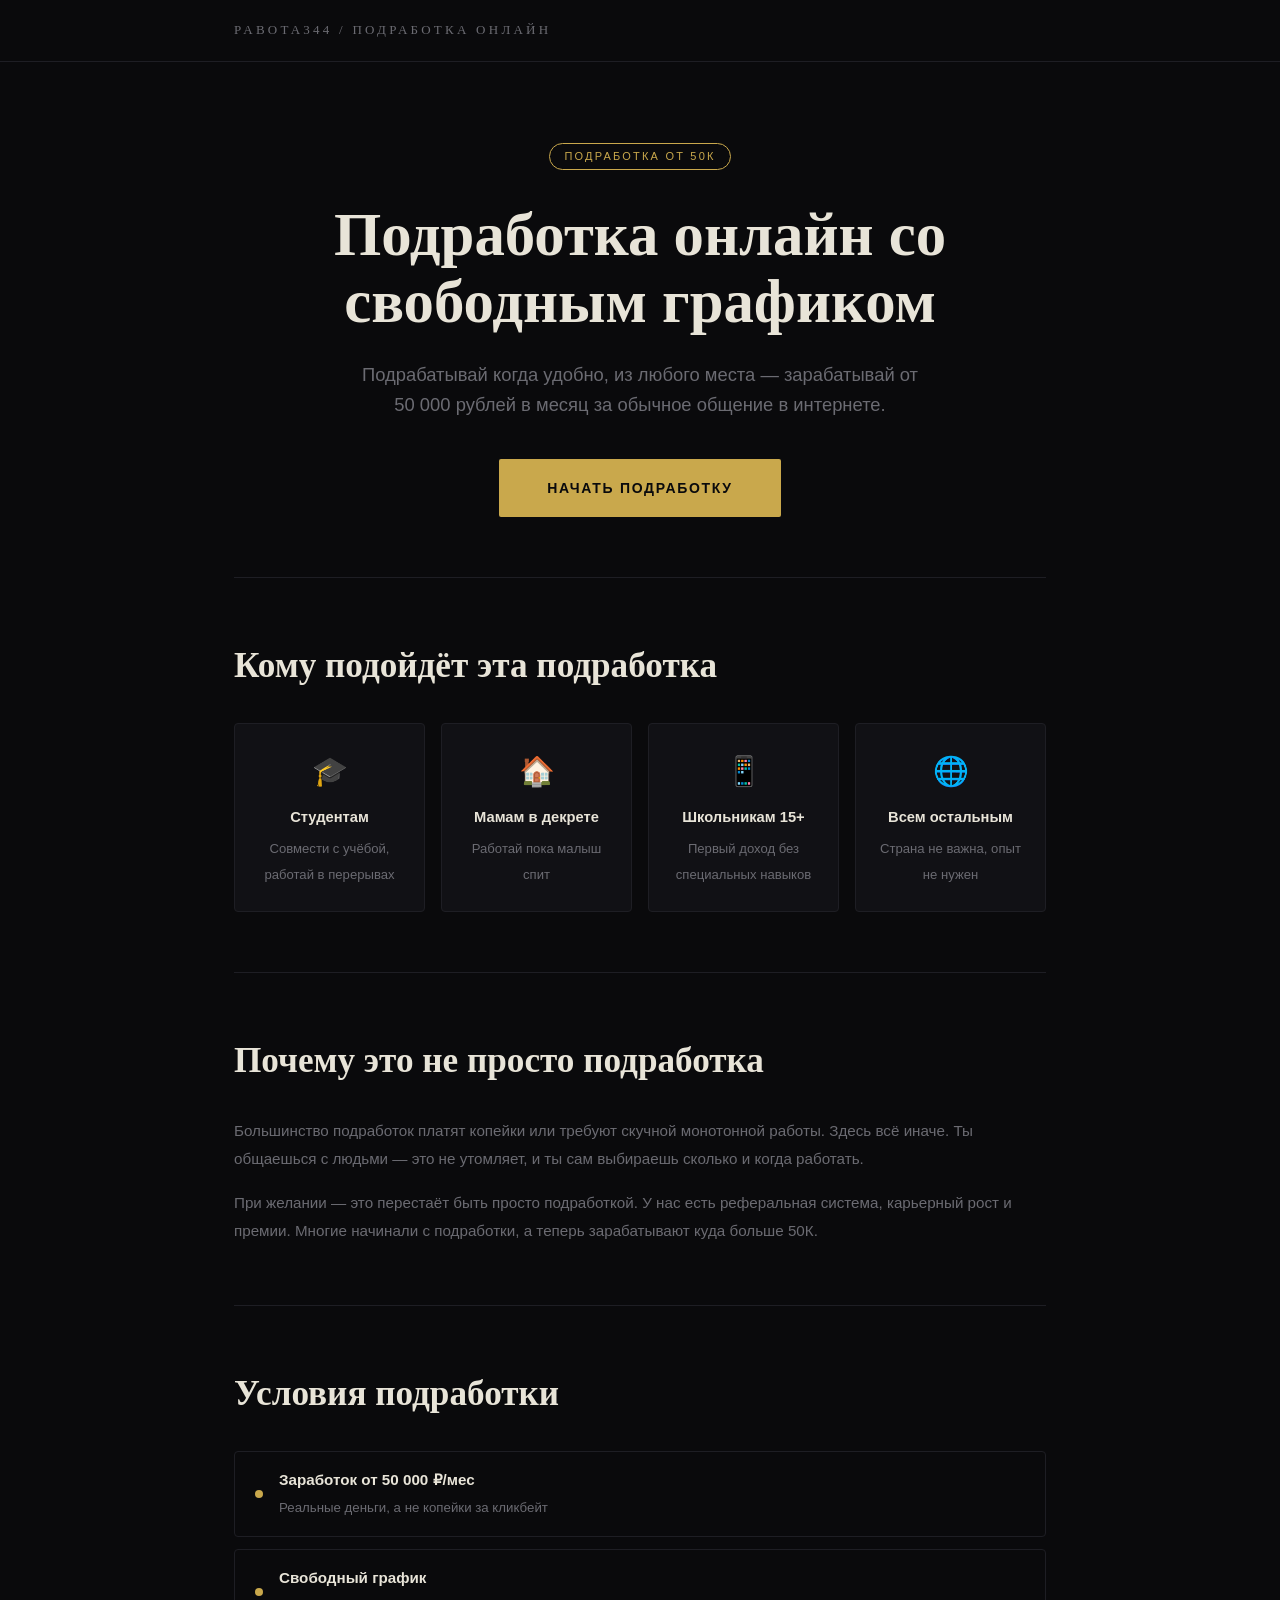
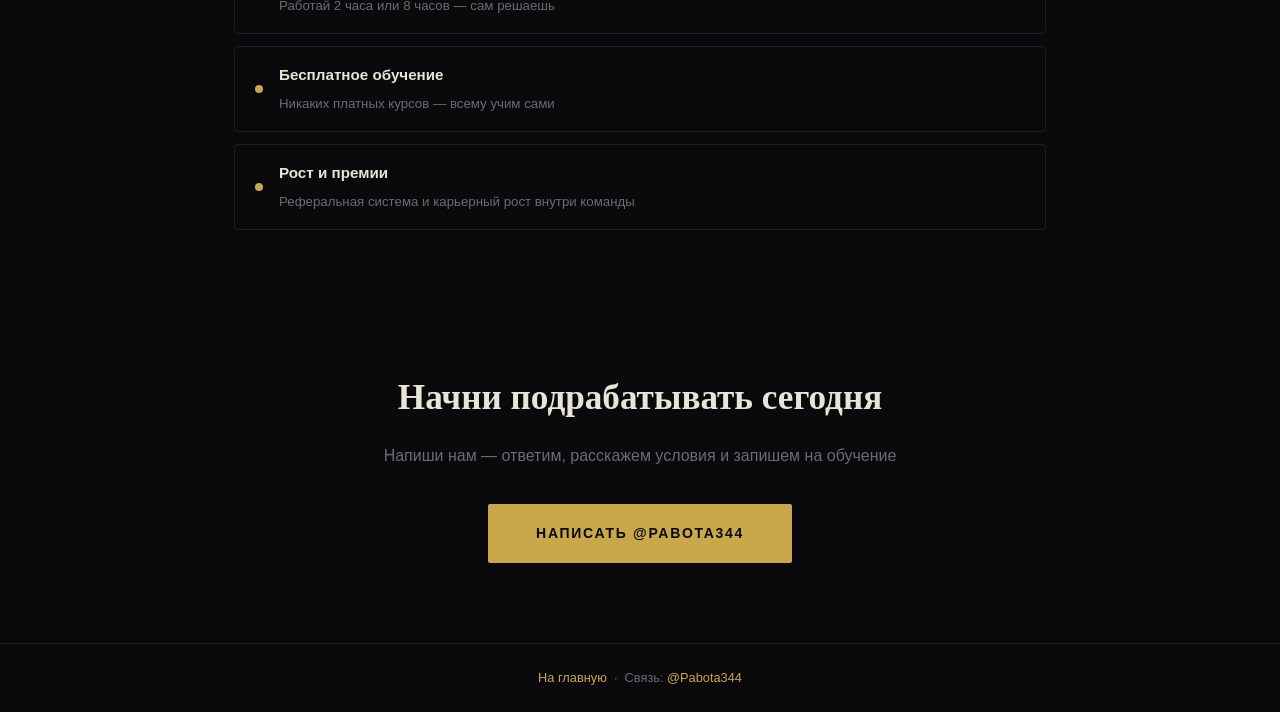
<file: podrabotka/index.html>
<!DOCTYPE html>
<html lang="ru">
<head>
  <meta charset="UTF-8" />
  <meta name="viewport" content="width=device-width, initial-scale=1.0" />
  <title>Подработка онлайн от 50 000 ₽/мес — свободный график | Pabota344</title>
  <meta name="description" content="Ищешь подработку? Стань онлайн-оператором — переписывайся с людьми и зарабатывай от 50 000 рублей в месяц. Свободный график, обучение бесплатно, от 15 лет." />
  <meta name="keywords" content="подработка, подработка онлайн, подработка на дому, подработка без опыта, подработка свободный график, подработка для школьников, подработка для студентов" />
  <link rel="canonical" href="https://aleksce.github.io/Pabota344/podrabotka/" />
  <meta property="og:title" content="Подработка онлайн — от 50 000 ₽/мес" />
  <meta property="og:description" content="Подработка онлайн со свободным графиком. Переписывайся и зарабатывай от 50 000 ₽/мес. Обучение бесплатно." />
  <meta property="og:url" content="https://aleksce.github.io/Pabota344/podrabotka/" />
  <meta property="og:type" content="website" />
  <link rel="icon" type="image/svg+xml" href="/Pabota344/favicon.svg" />
  <style>
    *, *::before, *::after { box-sizing: border-box; margin: 0; padding: 0; }
    :root { --bg: #0a0a0c; --fg: #e8e4d8; --accent: #c9a84c; --muted: #6b6b72; --card: #111115; --border: #1e1e24; }
    body { background: var(--bg); color: var(--fg); font-family: 'Georgia', serif; line-height: 1.6; min-height: 100vh; }
    a { color: var(--accent); text-decoration: none; }
    .container { max-width: 860px; margin: 0 auto; padding: 0 24px; }
    header { padding: 20px 0; border-bottom: 1px solid var(--border); }
    .logo { font-size: 13px; letter-spacing: 0.25em; text-transform: uppercase; color: var(--muted); }
    .logo a { color: var(--muted); }
    .hero { padding: 80px 0 60px; text-align: center; }
    .tag { display: inline-block; border: 1px solid var(--accent); color: var(--accent); font-size: 11px; letter-spacing: 0.2em; text-transform: uppercase; padding: 4px 14px; border-radius: 20px; margin-bottom: 32px; font-family: 'Inter', sans-serif; }
    h1 { font-size: clamp(2rem, 6vw, 3.8rem); font-weight: 900; line-height: 1.1; margin-bottom: 24px; }
    .hero p { font-size: 1.15rem; color: var(--muted); max-width: 560px; margin: 0 auto 40px; font-family: 'Inter', sans-serif; font-weight: 300; }
    .cta { display: inline-block; background: var(--accent); color: #0a0a0c; font-family: 'Inter', sans-serif; font-weight: 700; font-size: 14px; letter-spacing: 0.12em; text-transform: uppercase; padding: 18px 48px; border-radius: 2px; transition: opacity 0.2s; }
    .cta:hover { opacity: 0.85; color: #0a0a0c; }
    .section { padding: 60px 0; border-top: 1px solid var(--border); }
    h2 { font-size: clamp(1.5rem, 4vw, 2.2rem); margin-bottom: 28px; }
    .who-grid { display: grid; grid-template-columns: repeat(auto-fit, minmax(180px, 1fr)); gap: 16px; }
    .who-card { background: var(--card); border: 1px solid var(--border); padding: 24px 20px; border-radius: 4px; text-align: center; }
    .who-card .icon { font-size: 1.8rem; margin-bottom: 12px; }
    .who-card strong { display: block; font-family: 'Inter', sans-serif; font-size: 0.92rem; margin-bottom: 6px; }
    .who-card span { font-family: 'Inter', sans-serif; font-size: 0.82rem; color: var(--muted); }
    .text-block { font-family: 'Inter', sans-serif; color: var(--muted); line-height: 1.85; font-size: 0.95rem; }
    .perks { display: flex; flex-direction: column; gap: 12px; }
    .perk { display: flex; align-items: center; gap: 16px; padding: 16px 20px; border: 1px solid var(--border); border-radius: 4px; }
    .perk-icon { width: 8px; height: 8px; border-radius: 50%; background: var(--accent); flex-shrink: 0; }
    .perk-text strong { font-family: 'Inter', sans-serif; font-size: 0.95rem; display: block; margin-bottom: 2px; }
    .perk-text span { font-family: 'Inter', sans-serif; font-size: 0.83rem; color: var(--muted); }
    .cta-block { text-align: center; padding: 80px 0; }
    .cta-block h2 { margin-bottom: 16px; }
    .cta-block p { color: var(--muted); font-family: 'Inter', sans-serif; margin-bottom: 36px; }
    footer { border-top: 1px solid var(--border); padding: 24px 0; text-align: center; font-family: 'Inter', sans-serif; font-size: 0.8rem; color: var(--muted); }
    footer a { color: var(--accent); }
  </style>
</head>
<body>
  <header>
    <div class="container">
      <div class="logo"><a href="/Pabota344/">Pabota344</a> / Подработка онлайн</div>
    </div>
  </header>
  <main>
    <div class="container">
      <div class="hero">
        <div class="tag">Подработка от 50К</div>
        <h1>Подработка онлайн со свободным графиком</h1>
        <p>Подрабатывай когда удобно, из любого места — зарабатывай от 50 000 рублей в месяц за обычное общение в интернете.</p>
        <a href="https://t.me/Pabota344" class="cta" target="_blank" rel="noopener">Начать подработку</a>
      </div>

      <div class="section">
        <h2>Кому подойдёт эта подработка</h2>
        <div class="who-grid">
          <div class="who-card"><div class="icon">&#x1F393;</div><strong>Студентам</strong><span>Совмести с учёбой, работай в перерывах</span></div>
          <div class="who-card"><div class="icon">&#x1F3E0;</div><strong>Мамам в декрете</strong><span>Работай пока малыш спит</span></div>
          <div class="who-card"><div class="icon">&#x1F4F1;</div><strong>Школьникам 15+</strong><span>Первый доход без специальных навыков</span></div>
          <div class="who-card"><div class="icon">&#x1F310;</div><strong>Всем остальным</strong><span>Страна не важна, опыт не нужен</span></div>
        </div>
      </div>

      <div class="section">
        <h2>Почему это не просто подработка</h2>
        <p class="text-block">Большинство подработок платят копейки или требуют скучной монотонной работы. Здесь всё иначе. Ты общаешься с людьми — это не утомляет, и ты сам выбираешь сколько и когда работать.</p>
        <p class="text-block" style="margin-top:16px;">При желании — это перестаёт быть просто подработкой. У нас есть реферальная система, карьерный рост и премии. Многие начинали с подработки, а теперь зарабатывают куда больше 50К.</p>
      </div>

      <div class="section">
        <h2>Условия подработки</h2>
        <div class="perks">
          <div class="perk"><div class="perk-icon"></div><div class="perk-text"><strong>Заработок от 50 000 ₽/мес</strong><span>Реальные деньги, а не копейки за кликбейт</span></div></div>
          <div class="perk"><div class="perk-icon"></div><div class="perk-text"><strong>Свободный график</strong><span>Работай 2 часа или 8 часов — сам решаешь</span></div></div>
          <div class="perk"><div class="perk-icon"></div><div class="perk-text"><strong>Бесплатное обучение</strong><span>Никаких платных курсов — всему учим сами</span></div></div>
          <div class="perk"><div class="perk-icon"></div><div class="perk-text"><strong>Рост и премии</strong><span>Реферальная система и карьерный рост внутри команды</span></div></div>
        </div>
      </div>

      <div class="cta-block">
        <h2>Начни подрабатывать сегодня</h2>
        <p>Напиши нам — ответим, расскажем условия и запишем на обучение</p>
        <a href="https://t.me/Pabota344" class="cta" target="_blank" rel="noopener">Написать @Pabota344</a>
      </div>
    </div>
  </main>
  <footer>
    <div class="container">
      <a href="/Pabota344/">На главную</a> &nbsp;·&nbsp; Связь: <a href="https://t.me/Pabota344" target="_blank" rel="noopener">@Pabota344</a>
    </div>
  </footer>
</body>
</html>
</file>
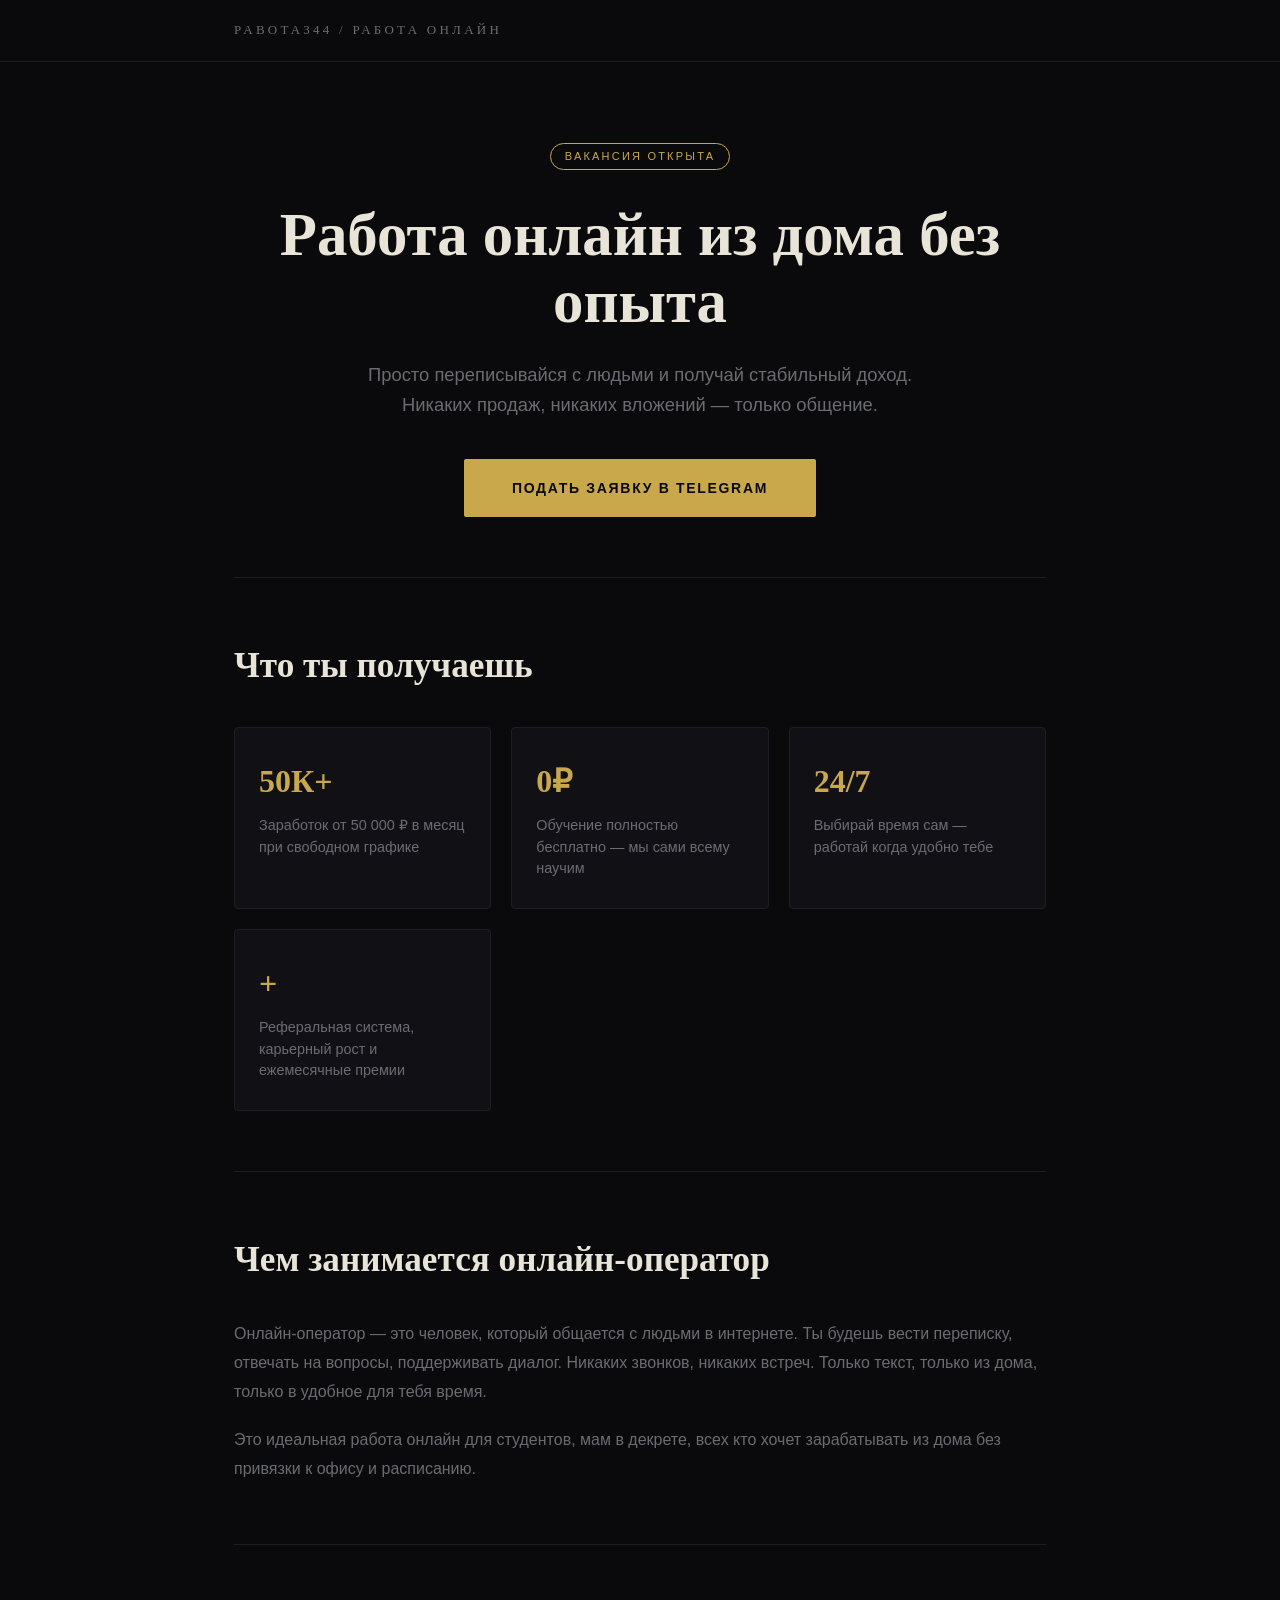
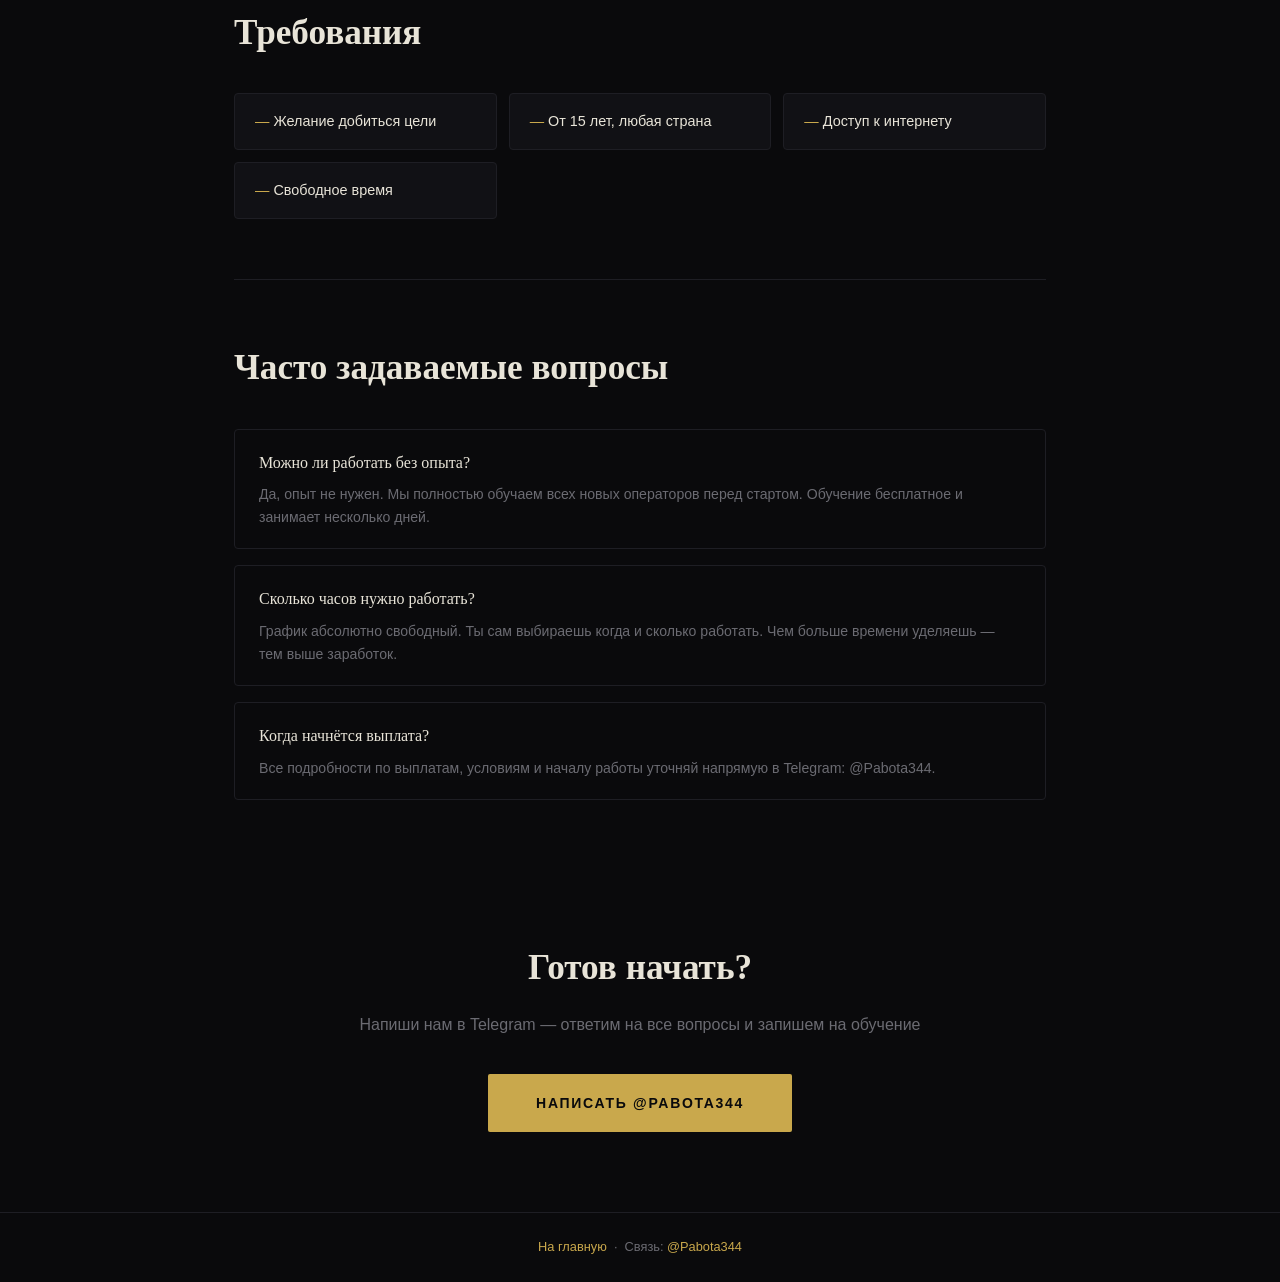
<file: rabota-onlajn/index.html>
<!DOCTYPE html>
<html lang="ru">
<head>
  <meta charset="UTF-8" />
  <meta name="viewport" content="width=device-width, initial-scale=1.0" />
  <title>Работа онлайн из дома — заработок от 50 000 ₽/мес без опыта</title>
  <meta name="description" content="Работа онлайн из дома без опыта. Просто переписывайся с людьми и зарабатывай от 50 000 рублей в месяц. Свободный график, обучение бесплатно, от 15 лет." />
  <meta name="keywords" content="работа онлайн, работа онлайн из дома, работа онлайн без опыта, работа онлайн для студентов, работа онлайн от 15 лет" />
  <link rel="canonical" href="https://aleksce.github.io/Pabota344/rabota-onlajn/" />
  <meta property="og:title" content="Работа онлайн из дома — заработок от 50 000 ₽/мес" />
  <meta property="og:description" content="Просто переписывайся с людьми и зарабатывай от 50 000 рублей в месяц. Без опыта, свободный график." />
  <meta property="og:url" content="https://aleksce.github.io/Pabota344/rabota-onlajn/" />
  <meta property="og:type" content="website" />
  <link rel="icon" type="image/svg+xml" href="/Pabota344/favicon.svg" />
  <style>
    *, *::before, *::after { box-sizing: border-box; margin: 0; padding: 0; }
    :root {
      --bg: #0a0a0c;
      --fg: #e8e4d8;
      --accent: #c9a84c;
      --muted: #6b6b72;
      --card: #111115;
      --border: #1e1e24;
    }
    body { background: var(--bg); color: var(--fg); font-family: 'Georgia', serif; line-height: 1.6; min-height: 100vh; }
    a { color: var(--accent); text-decoration: none; }
    .container { max-width: 860px; margin: 0 auto; padding: 0 24px; }

    header { padding: 20px 0; border-bottom: 1px solid var(--border); }
    .logo { font-size: 13px; letter-spacing: 0.25em; text-transform: uppercase; color: var(--muted); }
    .logo a { color: var(--muted); }

    .hero { padding: 80px 0 60px; text-align: center; }
    .tag { display: inline-block; border: 1px solid var(--accent); color: var(--accent); font-size: 11px; letter-spacing: 0.2em; text-transform: uppercase; padding: 4px 14px; border-radius: 20px; margin-bottom: 32px; font-family: 'Inter', sans-serif; }
    h1 { font-size: clamp(2rem, 6vw, 3.8rem); font-weight: 900; line-height: 1.1; margin-bottom: 24px; }
    .hero p { font-size: 1.15rem; color: var(--muted); max-width: 560px; margin: 0 auto 40px; font-family: 'Inter', sans-serif; font-weight: 300; }

    .cta { display: inline-block; background: var(--accent); color: #0a0a0c; font-family: 'Inter', sans-serif; font-weight: 700; font-size: 14px; letter-spacing: 0.12em; text-transform: uppercase; padding: 18px 48px; border-radius: 2px; transition: opacity 0.2s; }
    .cta:hover { opacity: 0.85; color: #0a0a0c; }

    .section { padding: 60px 0; border-top: 1px solid var(--border); }
    h2 { font-size: clamp(1.5rem, 4vw, 2.2rem); margin-bottom: 32px; }
    .grid { display: grid; grid-template-columns: repeat(auto-fit, minmax(220px, 1fr)); gap: 20px; }
    .card { background: var(--card); border: 1px solid var(--border); padding: 28px 24px; border-radius: 4px; }
    .card-num { font-size: 2rem; color: var(--accent); font-weight: 900; margin-bottom: 8px; }
    .card p { font-family: 'Inter', sans-serif; font-size: 0.9rem; color: var(--muted); line-height: 1.5; }
    .req-list { list-style: none; display: grid; grid-template-columns: repeat(auto-fit, minmax(200px, 1fr)); gap: 12px; }
    .req-list li { background: var(--card); border: 1px solid var(--border); padding: 16px 20px; border-radius: 4px; font-family: 'Inter', sans-serif; font-size: 0.9rem; }
    .req-list li::before { content: "— "; color: var(--accent); }
    .faq { display: flex; flex-direction: column; gap: 16px; }
    .faq-item { border: 1px solid var(--border); border-radius: 4px; padding: 20px 24px; }
    .faq-q { font-size: 1rem; margin-bottom: 8px; color: var(--fg); }
    .faq-a { font-family: 'Inter', sans-serif; font-size: 0.88rem; color: var(--muted); line-height: 1.6; }
    .cta-block { text-align: center; padding: 80px 0; }
    .cta-block h2 { margin-bottom: 16px; }
    .cta-block p { color: var(--muted); font-family: 'Inter', sans-serif; margin-bottom: 36px; }
    footer { border-top: 1px solid var(--border); padding: 24px 0; text-align: center; font-family: 'Inter', sans-serif; font-size: 0.8rem; color: var(--muted); }
    footer a { color: var(--accent); }
  </style>
</head>
<body>
  <header>
    <div class="container">
      <div class="logo"><a href="/Pabota344/">Pabota344</a> / Работа онлайн</div>
    </div>
  </header>

  <main>
    <div class="container">
      <div class="hero">
        <div class="tag">Вакансия открыта</div>
        <h1>Работа онлайн из дома без опыта</h1>
        <p>Просто переписывайся с людьми и получай стабильный доход. Никаких продаж, никаких вложений — только общение.</p>
        <a href="https://t.me/Pabota344" class="cta" target="_blank" rel="noopener">Подать заявку в Telegram</a>
      </div>

      <div class="section">
        <h2>Что ты получаешь</h2>
        <div class="grid">
          <div class="card"><div class="card-num">50К+</div><p>Заработок от 50 000 ₽ в месяц при свободном графике</p></div>
          <div class="card"><div class="card-num">0₽</div><p>Обучение полностью бесплатно — мы сами всему научим</p></div>
          <div class="card"><div class="card-num">24/7</div><p>Выбирай время сам — работай когда удобно тебе</p></div>
          <div class="card"><div class="card-num">+</div><p>Реферальная система, карьерный рост и ежемесячные премии</p></div>
        </div>
      </div>

      <div class="section">
        <h2>Чем занимается онлайн-оператор</h2>
        <p style="font-family:'Inter',sans-serif;color:var(--muted);margin-bottom:20px;line-height:1.8;">
          Онлайн-оператор — это человек, который общается с людьми в интернете. Ты будешь вести переписку, отвечать на вопросы, поддерживать диалог. Никаких звонков, никаких встреч. Только текст, только из дома, только в удобное для тебя время.
        </p>
        <p style="font-family:'Inter',sans-serif;color:var(--muted);line-height:1.8;">
          Это идеальная работа онлайн для студентов, мам в декрете, всех кто хочет зарабатывать из дома без привязки к офису и расписанию.
        </p>
      </div>

      <div class="section">
        <h2>Требования</h2>
        <ul class="req-list">
          <li>Желание добиться цели</li>
          <li>От 15 лет, любая страна</li>
          <li>Доступ к интернету</li>
          <li>Свободное время</li>
        </ul>
      </div>

      <div class="section">
        <h2>Часто задаваемые вопросы</h2>
        <div class="faq">
          <div class="faq-item">
            <div class="faq-q">Можно ли работать без опыта?</div>
            <div class="faq-a">Да, опыт не нужен. Мы полностью обучаем всех новых операторов перед стартом. Обучение бесплатное и занимает несколько дней.</div>
          </div>
          <div class="faq-item">
            <div class="faq-q">Сколько часов нужно работать?</div>
            <div class="faq-a">График абсолютно свободный. Ты сам выбираешь когда и сколько работать. Чем больше времени уделяешь — тем выше заработок.</div>
          </div>
          <div class="faq-item">
            <div class="faq-q">Когда начнётся выплата?</div>
            <div class="faq-a">Все подробности по выплатам, условиям и началу работы уточняй напрямую в Telegram: @Pabota344.</div>
          </div>
        </div>
      </div>

      <div class="cta-block">
        <h2>Готов начать?</h2>
        <p>Напиши нам в Telegram — ответим на все вопросы и запишем на обучение</p>
        <a href="https://t.me/Pabota344" class="cta" target="_blank" rel="noopener">Написать @Pabota344</a>
      </div>
    </div>
  </main>

  <footer>
    <div class="container">
      <a href="/Pabota344/">На главную</a> &nbsp;·&nbsp; Связь: <a href="https://t.me/Pabota344" target="_blank" rel="noopener">@Pabota344</a>
    </div>
  </footer>
</body>
</html>
</file>
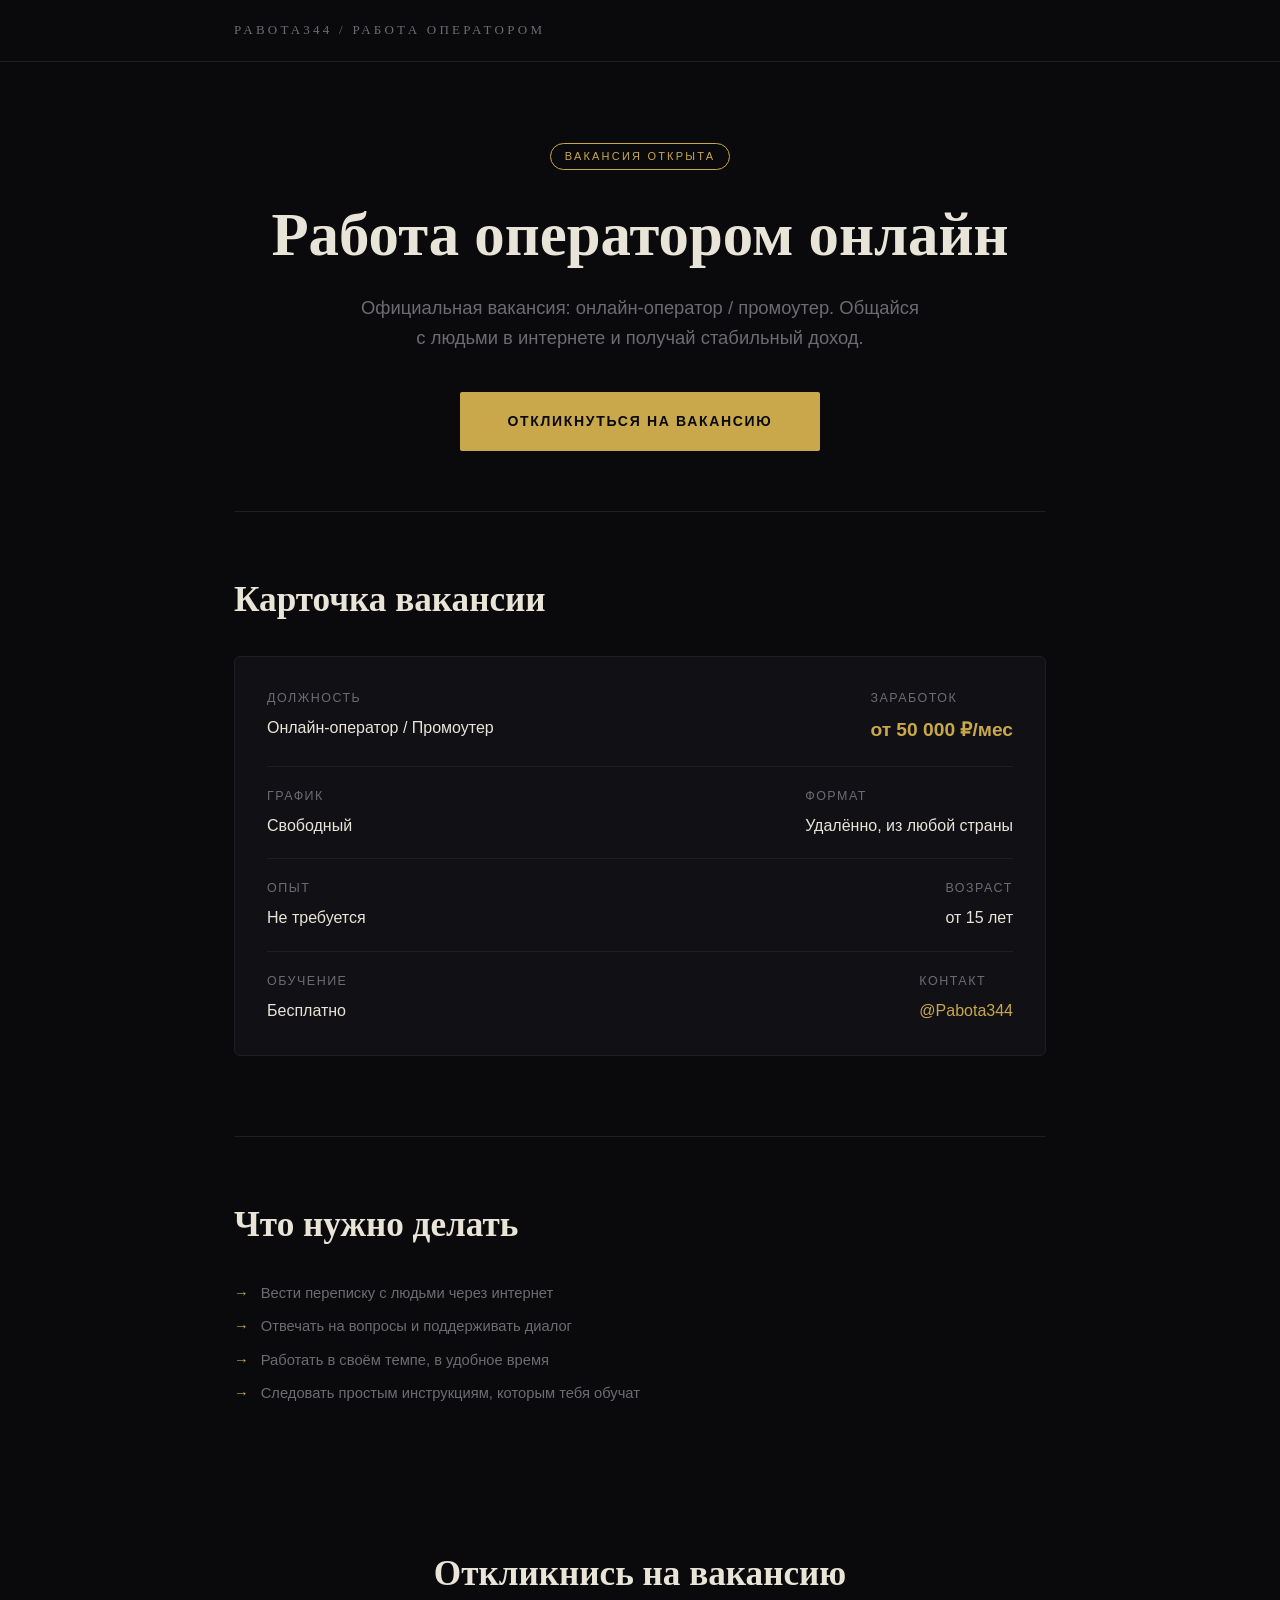
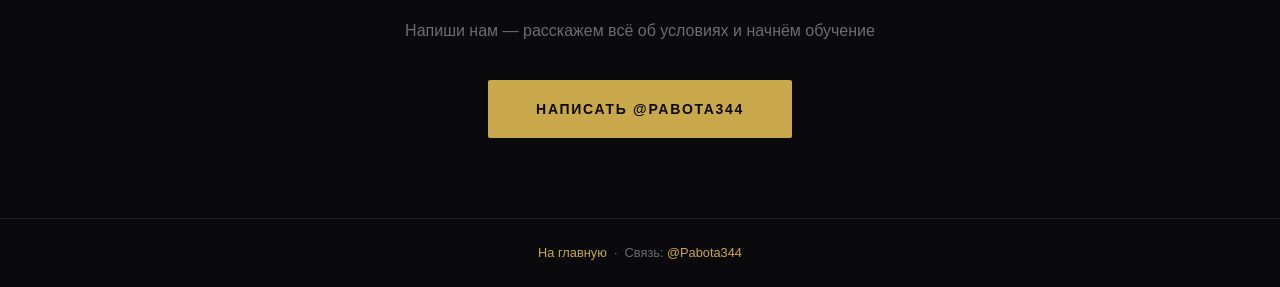
<file: rabota-operatorem/index.html>
<!DOCTYPE html>
<html lang="ru">
<head>
  <meta charset="UTF-8" />
  <meta name="viewport" content="width=device-width, initial-scale=1.0" />
  <title>Работа оператором онлайн — вакансия без опыта | Pabota344</title>
  <meta name="description" content="Открыта вакансия: работа оператором онлайн. Зарабатывай от 50 000 ₽ в месяц просто переписываясь с людьми. Без опыта, бесплатное обучение, свободный график." />
  <meta name="keywords" content="работа оператором, работа оператором онлайн, вакансия оператор, оператор чата вакансия, работа оператором без опыта" />
  <link rel="canonical" href="https://aleksce.github.io/Pabota344/rabota-operatorem/" />
  <meta property="og:title" content="Работа оператором онлайн — вакансия без опыта" />
  <meta property="og:description" content="Вакансия оператора онлайн. Заработок от 50 000 ₽/мес, свободный график, бесплатное обучение." />
  <meta property="og:url" content="https://aleksce.github.io/Pabota344/rabota-operatorem/" />
  <meta property="og:type" content="website" />
  <link rel="icon" type="image/svg+xml" href="/Pabota344/favicon.svg" />
  <script type="application/ld+json">
  {
    "@context": "https://schema.org",
    "@type": "JobPosting",
    "title": "Оператор онлайн-чата",
    "description": "Переписка с людьми в интернете, заработок от 50 000 рублей в месяц.",
    "hiringOrganization": { "@type": "Organization", "name": "Pabota344", "sameAs": "https://t.me/Pabota344" },
    "employmentType": "PART_TIME",
    "baseSalary": { "@type": "MonetaryAmount", "currency": "RUB", "value": { "@type": "QuantitativeValue", "minValue": 50000, "unitText": "MONTH" } },
    "url": "https://aleksce.github.io/Pabota344/rabota-operatorem/"
  }
  </script>
  <style>
    *, *::before, *::after { box-sizing: border-box; margin: 0; padding: 0; }
    :root { --bg: #0a0a0c; --fg: #e8e4d8; --accent: #c9a84c; --muted: #6b6b72; --card: #111115; --border: #1e1e24; }
    body { background: var(--bg); color: var(--fg); font-family: 'Georgia', serif; line-height: 1.6; min-height: 100vh; }
    a { color: var(--accent); text-decoration: none; }
    .container { max-width: 860px; margin: 0 auto; padding: 0 24px; }
    header { padding: 20px 0; border-bottom: 1px solid var(--border); }
    .logo { font-size: 13px; letter-spacing: 0.25em; text-transform: uppercase; color: var(--muted); }
    .logo a { color: var(--muted); }
    .hero { padding: 80px 0 60px; text-align: center; }
    .tag { display: inline-block; border: 1px solid var(--accent); color: var(--accent); font-size: 11px; letter-spacing: 0.2em; text-transform: uppercase; padding: 4px 14px; border-radius: 20px; margin-bottom: 32px; font-family: 'Inter', sans-serif; }
    h1 { font-size: clamp(2rem, 6vw, 3.8rem); font-weight: 900; line-height: 1.1; margin-bottom: 24px; }
    .hero p { font-size: 1.15rem; color: var(--muted); max-width: 560px; margin: 0 auto 40px; font-family: 'Inter', sans-serif; font-weight: 300; }
    .cta { display: inline-block; background: var(--accent); color: #0a0a0c; font-family: 'Inter', sans-serif; font-weight: 700; font-size: 14px; letter-spacing: 0.12em; text-transform: uppercase; padding: 18px 48px; border-radius: 2px; transition: opacity 0.2s; }
    .cta:hover { opacity: 0.85; color: #0a0a0c; }
    .section { padding: 60px 0; border-top: 1px solid var(--border); }
    h2 { font-size: clamp(1.5rem, 4vw, 2.2rem); margin-bottom: 28px; }
    .vacancy-card { background: var(--card); border: 1px solid var(--border); border-radius: 6px; padding: 32px; margin-bottom: 20px; }
    .vacancy-row { display: flex; justify-content: space-between; flex-wrap: wrap; gap: 16px; margin-bottom: 20px; padding-bottom: 20px; border-bottom: 1px solid var(--border); }
    .vacancy-row:last-child { border-bottom: none; margin-bottom: 0; padding-bottom: 0; }
    .vacancy-label { font-family: 'Inter', sans-serif; font-size: 0.78rem; letter-spacing: 0.12em; text-transform: uppercase; color: var(--muted); margin-bottom: 6px; }
    .vacancy-val { font-family: 'Inter', sans-serif; font-size: 1rem; color: var(--fg); }
    .vacancy-val.highlight { color: var(--accent); font-weight: 700; font-size: 1.2rem; }
    .duties { list-style: none; display: flex; flex-direction: column; gap: 10px; }
    .duties li { display: flex; gap: 12px; font-family: 'Inter', sans-serif; font-size: 0.92rem; color: var(--muted); }
    .duties li::before { content: "→"; color: var(--accent); flex-shrink: 0; }
    .cta-block { text-align: center; padding: 80px 0; }
    .cta-block h2 { margin-bottom: 16px; }
    .cta-block p { color: var(--muted); font-family: 'Inter', sans-serif; margin-bottom: 36px; }
    footer { border-top: 1px solid var(--border); padding: 24px 0; text-align: center; font-family: 'Inter', sans-serif; font-size: 0.8rem; color: var(--muted); }
    footer a { color: var(--accent); }
  </style>
</head>
<body>
  <header>
    <div class="container">
      <div class="logo"><a href="/Pabota344/">Pabota344</a> / Работа оператором</div>
    </div>
  </header>
  <main>
    <div class="container">
      <div class="hero">
        <div class="tag">Вакансия открыта</div>
        <h1>Работа оператором онлайн</h1>
        <p>Официальная вакансия: онлайн-оператор / промоутер. Общайся с людьми в интернете и получай стабильный доход.</p>
        <a href="https://t.me/Pabota344" class="cta" target="_blank" rel="noopener">Откликнуться на вакансию</a>
      </div>

      <div class="section">
        <h2>Карточка вакансии</h2>
        <div class="vacancy-card">
          <div class="vacancy-row">
            <div><div class="vacancy-label">Должность</div><div class="vacancy-val">Онлайн-оператор / Промоутер</div></div>
            <div><div class="vacancy-label">Заработок</div><div class="vacancy-val highlight">от 50 000 ₽/мес</div></div>
          </div>
          <div class="vacancy-row">
            <div><div class="vacancy-label">График</div><div class="vacancy-val">Свободный</div></div>
            <div><div class="vacancy-label">Формат</div><div class="vacancy-val">Удалённо, из любой страны</div></div>
          </div>
          <div class="vacancy-row">
            <div><div class="vacancy-label">Опыт</div><div class="vacancy-val">Не требуется</div></div>
            <div><div class="vacancy-label">Возраст</div><div class="vacancy-val">от 15 лет</div></div>
          </div>
          <div class="vacancy-row">
            <div><div class="vacancy-label">Обучение</div><div class="vacancy-val">Бесплатно</div></div>
            <div><div class="vacancy-label">Контакт</div><div class="vacancy-val"><a href="https://t.me/Pabota344" target="_blank" rel="noopener">@Pabota344</a></div></div>
          </div>
        </div>
      </div>

      <div class="section">
        <h2>Что нужно делать</h2>
        <ul class="duties">
          <li>Вести переписку с людьми через интернет</li>
          <li>Отвечать на вопросы и поддерживать диалог</li>
          <li>Работать в своём темпе, в удобное время</li>
          <li>Следовать простым инструкциям, которым тебя обучат</li>
        </ul>
      </div>

      <div class="cta-block">
        <h2>Откликнись на вакансию</h2>
        <p>Напиши нам — расскажем всё об условиях и начнём обучение</p>
        <a href="https://t.me/Pabota344" class="cta" target="_blank" rel="noopener">Написать @Pabota344</a>
      </div>
    </div>
  </main>
  <footer>
    <div class="container">
      <a href="/Pabota344/">На главную</a> &nbsp;·&nbsp; Связь: <a href="https://t.me/Pabota344" target="_blank" rel="noopener">@Pabota344</a>
    </div>
  </footer>
</body>
</html>
</file>
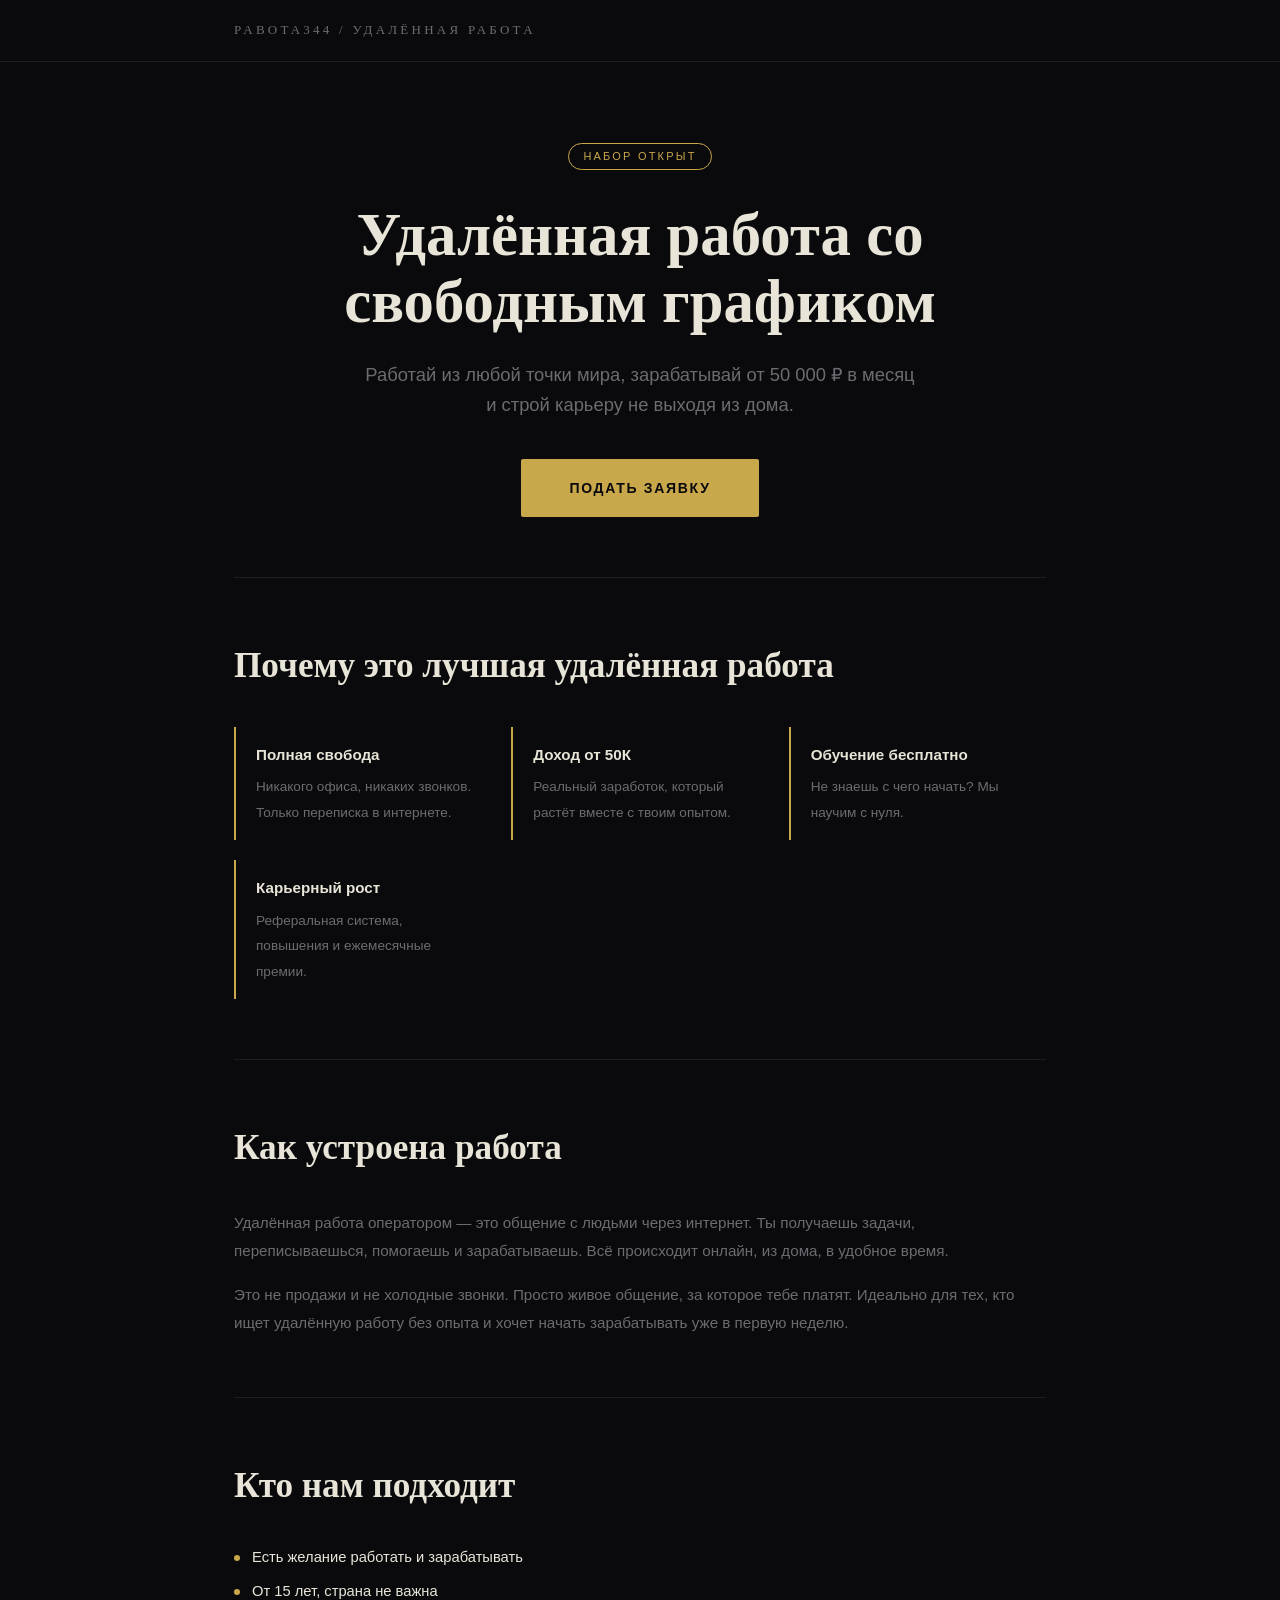
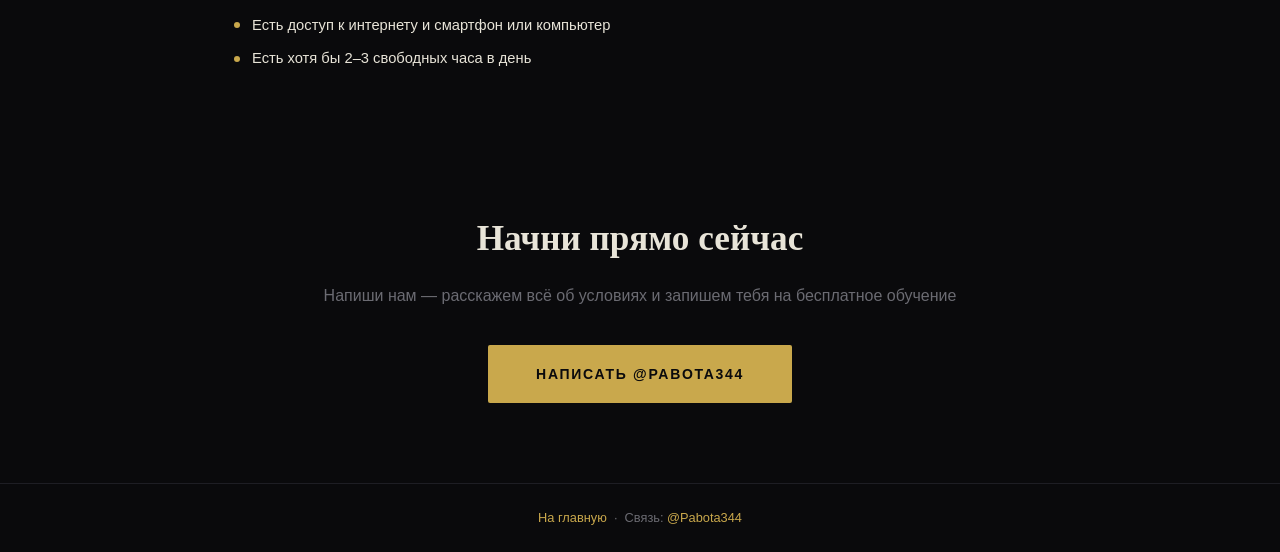
<file: udalennaya-rabota/index.html>
<!DOCTYPE html>
<html lang="ru">
<head>
  <meta charset="UTF-8" />
  <meta name="viewport" content="width=device-width, initial-scale=1.0" />
  <title>Удалённая работа — заработок от 50 000 ₽/мес, свободный график</title>
  <meta name="description" content="Удалённая работа на дому без привязки к офису. Зарабатывай от 50 000 рублей в месяц общаясь в интернете. Обучение, карьерный рост, премии. Напиши @Pabota344." />
  <meta name="keywords" content="удалённая работа, удаленная работа на дому, удаленная работа без опыта, удаленная работа вакансии, удаленная работа свободный график" />
  <link rel="canonical" href="https://aleksce.github.io/Pabota344/udalennaya-rabota/" />
  <meta property="og:title" content="Удалённая работа — заработок от 50 000 ₽/мес" />
  <meta property="og:description" content="Удалённая работа на дому, свободный график, от 50 000 ₽/мес. Обучение бесплатно." />
  <meta property="og:url" content="https://aleksce.github.io/Pabota344/udalennaya-rabota/" />
  <meta property="og:type" content="website" />
  <link rel="icon" type="image/svg+xml" href="/Pabota344/favicon.svg" />
  <style>
    *, *::before, *::after { box-sizing: border-box; margin: 0; padding: 0; }
    :root { --bg: #0a0a0c; --fg: #e8e4d8; --accent: #c9a84c; --muted: #6b6b72; --card: #111115; --border: #1e1e24; }
    body { background: var(--bg); color: var(--fg); font-family: 'Georgia', serif; line-height: 1.6; min-height: 100vh; }
    a { color: var(--accent); text-decoration: none; }
    .container { max-width: 860px; margin: 0 auto; padding: 0 24px; }
    header { padding: 20px 0; border-bottom: 1px solid var(--border); }
    .logo { font-size: 13px; letter-spacing: 0.25em; text-transform: uppercase; color: var(--muted); }
    .logo a { color: var(--muted); }
    .hero { padding: 80px 0 60px; text-align: center; }
    .tag { display: inline-block; border: 1px solid var(--accent); color: var(--accent); font-size: 11px; letter-spacing: 0.2em; text-transform: uppercase; padding: 4px 14px; border-radius: 20px; margin-bottom: 32px; font-family: 'Inter', sans-serif; }
    h1 { font-size: clamp(2rem, 6vw, 3.8rem); font-weight: 900; line-height: 1.1; margin-bottom: 24px; }
    .hero p { font-size: 1.15rem; color: var(--muted); max-width: 560px; margin: 0 auto 40px; font-family: 'Inter', sans-serif; font-weight: 300; }
    .cta { display: inline-block; background: var(--accent); color: #0a0a0c; font-family: 'Inter', sans-serif; font-weight: 700; font-size: 14px; letter-spacing: 0.12em; text-transform: uppercase; padding: 18px 48px; border-radius: 2px; transition: opacity 0.2s; }
    .cta:hover { opacity: 0.85; color: #0a0a0c; }
    .section { padding: 60px 0; border-top: 1px solid var(--border); }
    h2 { font-size: clamp(1.5rem, 4vw, 2.2rem); margin-bottom: 32px; }
    .benefits { display: grid; grid-template-columns: repeat(auto-fit, minmax(200px, 1fr)); gap: 20px; }
    .benefit { border-left: 2px solid var(--accent); padding: 16px 20px; }
    .benefit strong { display: block; margin-bottom: 6px; font-family: 'Inter', sans-serif; font-size: 0.95rem; color: var(--fg); }
    .benefit span { font-family: 'Inter', sans-serif; font-size: 0.85rem; color: var(--muted); }
    .text-block { font-family: 'Inter', sans-serif; color: var(--muted); line-height: 1.85; font-size: 0.95rem; }
    .text-block + .text-block { margin-top: 16px; }
    .req-list { list-style: none; display: flex; flex-direction: column; gap: 10px; }
    .req-list li { display: flex; align-items: center; gap: 12px; font-family: 'Inter', sans-serif; font-size: 0.92rem; }
    .req-list li::before { content: ""; display: inline-block; width: 6px; height: 6px; border-radius: 50%; background: var(--accent); flex-shrink: 0; }
    .cta-block { text-align: center; padding: 80px 0; }
    .cta-block h2 { margin-bottom: 16px; }
    .cta-block p { color: var(--muted); font-family: 'Inter', sans-serif; margin-bottom: 36px; }
    footer { border-top: 1px solid var(--border); padding: 24px 0; text-align: center; font-family: 'Inter', sans-serif; font-size: 0.8rem; color: var(--muted); }
    footer a { color: var(--accent); }
  </style>
</head>
<body>
  <header>
    <div class="container">
      <div class="logo"><a href="/Pabota344/">Pabota344</a> / Удалённая работа</div>
    </div>
  </header>
  <main>
    <div class="container">
      <div class="hero">
        <div class="tag">Набор открыт</div>
        <h1>Удалённая работа со свободным графиком</h1>
        <p>Работай из любой точки мира, зарабатывай от 50 000 ₽ в месяц и строй карьеру не выходя из дома.</p>
        <a href="https://t.me/Pabota344" class="cta" target="_blank" rel="noopener">Подать заявку</a>
      </div>

      <div class="section">
        <h2>Почему это лучшая удалённая работа</h2>
        <div class="benefits">
          <div class="benefit"><strong>Полная свобода</strong><span>Никакого офиса, никаких звонков. Только переписка в интернете.</span></div>
          <div class="benefit"><strong>Доход от 50К</strong><span>Реальный заработок, который растёт вместе с твоим опытом.</span></div>
          <div class="benefit"><strong>Обучение бесплатно</strong><span>Не знаешь с чего начать? Мы научим с нуля.</span></div>
          <div class="benefit"><strong>Карьерный рост</strong><span>Реферальная система, повышения и ежемесячные премии.</span></div>
        </div>
      </div>

      <div class="section">
        <h2>Как устроена работа</h2>
        <p class="text-block">Удалённая работа оператором — это общение с людьми через интернет. Ты получаешь задачи, переписываешься, помогаешь и зарабатываешь. Всё происходит онлайн, из дома, в удобное время.</p>
        <p class="text-block">Это не продажи и не холодные звонки. Просто живое общение, за которое тебе платят. Идеально для тех, кто ищет удалённую работу без опыта и хочет начать зарабатывать уже в первую неделю.</p>
      </div>

      <div class="section">
        <h2>Кто нам подходит</h2>
        <ul class="req-list">
          <li>Есть желание работать и зарабатывать</li>
          <li>От 15 лет, страна не важна</li>
          <li>Есть доступ к интернету и смартфон или компьютер</li>
          <li>Есть хотя бы 2–3 свободных часа в день</li>
        </ul>
      </div>

      <div class="cta-block">
        <h2>Начни прямо сейчас</h2>
        <p>Напиши нам — расскажем всё об условиях и запишем тебя на бесплатное обучение</p>
        <a href="https://t.me/Pabota344" class="cta" target="_blank" rel="noopener">Написать @Pabota344</a>
      </div>
    </div>
  </main>
  <footer>
    <div class="container">
      <a href="/Pabota344/">На главную</a> &nbsp;·&nbsp; Связь: <a href="https://t.me/Pabota344" target="_blank" rel="noopener">@Pabota344</a>
    </div>
  </footer>
</body>
</html>
</file>
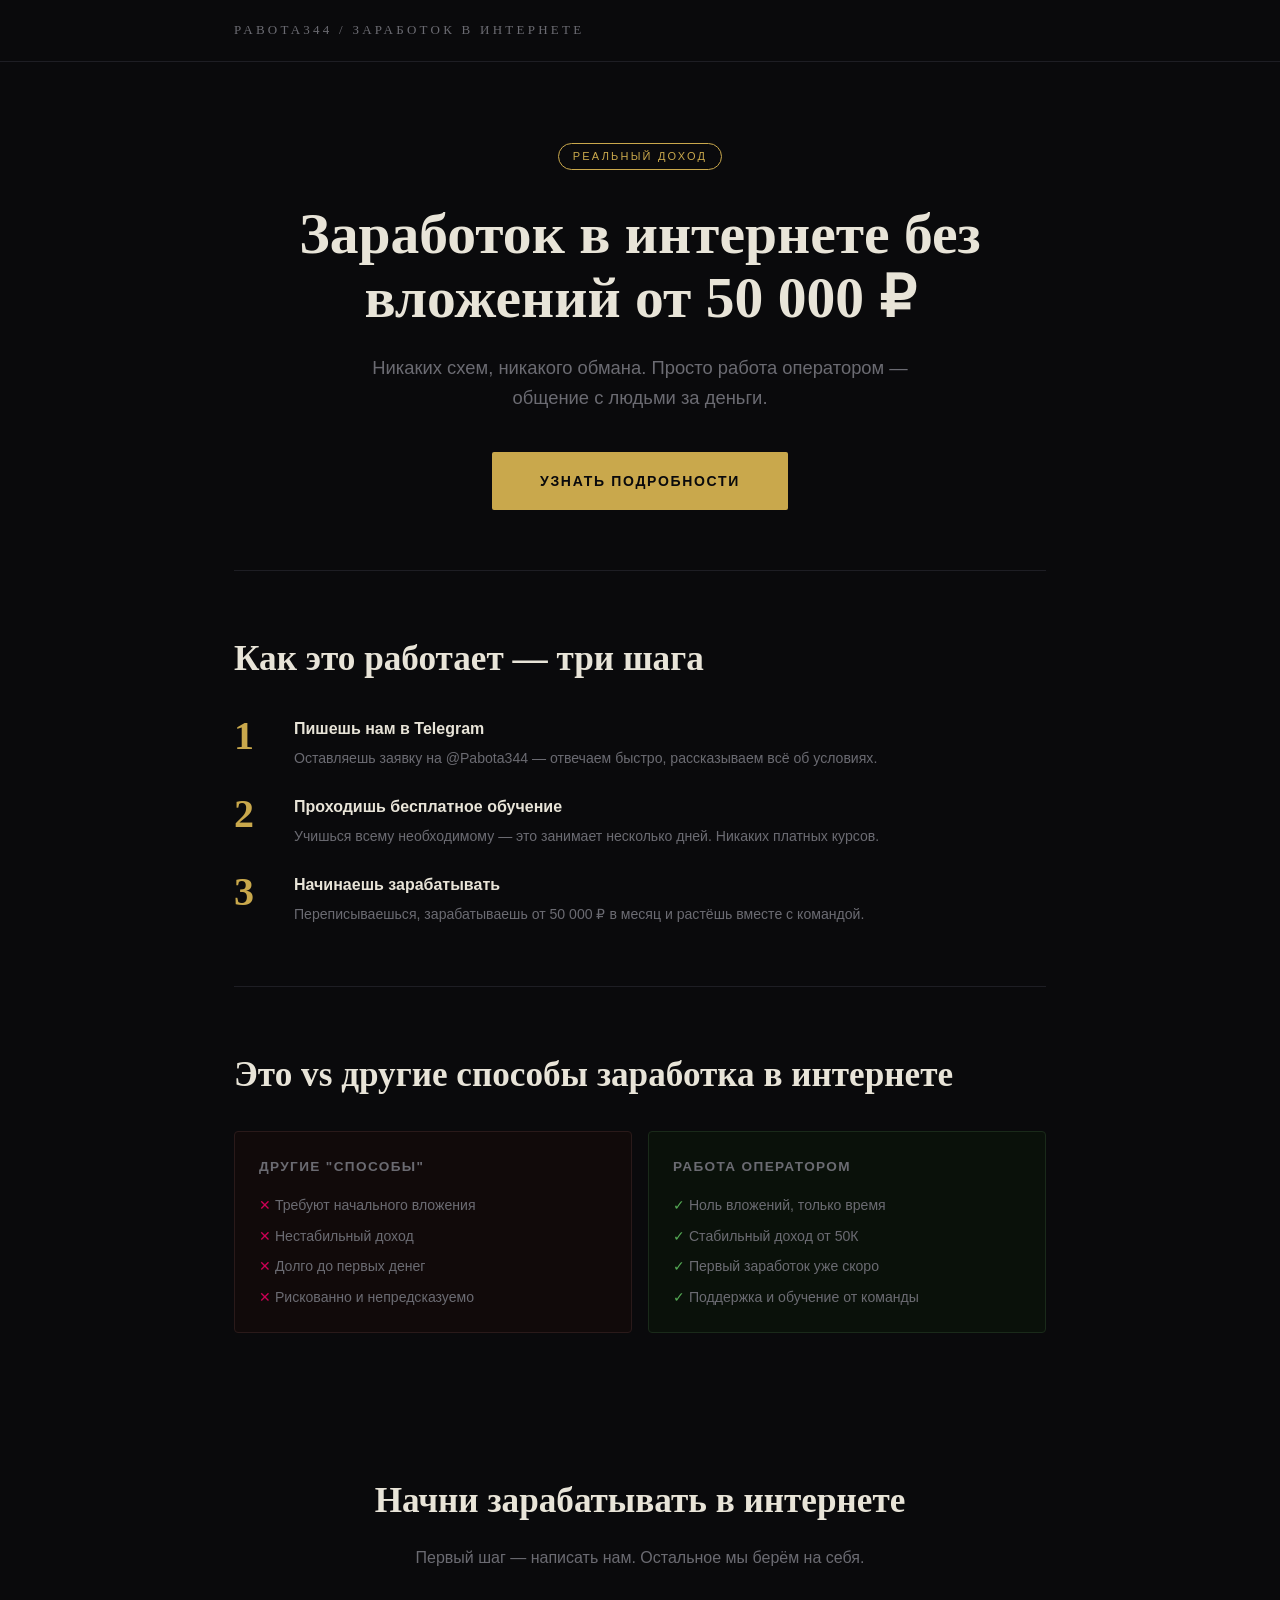
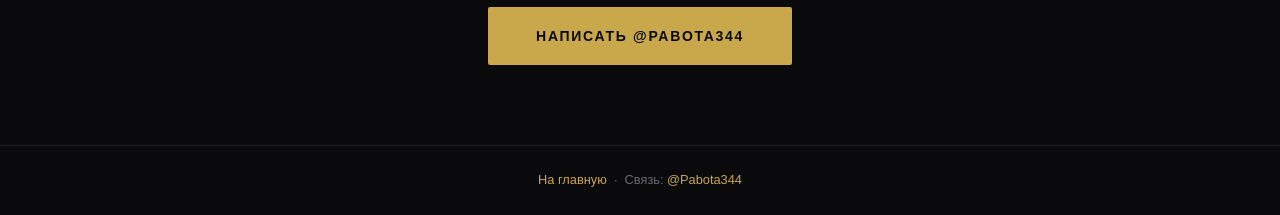
<file: zarabotok-v-internete/index.html>
<!DOCTYPE html>
<html lang="ru">
<head>
  <meta charset="UTF-8" />
  <meta name="viewport" content="width=device-width, initial-scale=1.0" />
  <title>Заработок в интернете от 50 000 ₽/мес без вложений — Pabota344</title>
  <meta name="description" content="Реальный заработок в интернете без вложений и без обмана. Работай оператором — переписывайся с людьми и зарабатывай от 50 000 рублей в месяц. Обучение бесплатно." />
  <meta name="keywords" content="заработок в интернете, заработок в интернете без вложений, заработок онлайн, реальный заработок в интернете, как заработать в интернете" />
  <link rel="canonical" href="https://aleksce.github.io/Pabota344/zarabotok-v-internete/" />
  <meta property="og:title" content="Заработок в интернете от 50 000 ₽/мес без вложений" />
  <meta property="og:description" content="Реальный заработок в интернете без вложений. Оператор онлайн — просто переписывайся и получай деньги." />
  <meta property="og:url" content="https://aleksce.github.io/Pabota344/zarabotok-v-internete/" />
  <meta property="og:type" content="website" />
  <link rel="icon" type="image/svg+xml" href="/Pabota344/favicon.svg" />
  <style>
    *, *::before, *::after { box-sizing: border-box; margin: 0; padding: 0; }
    :root { --bg: #0a0a0c; --fg: #e8e4d8; --accent: #c9a84c; --muted: #6b6b72; --card: #111115; --border: #1e1e24; }
    body { background: var(--bg); color: var(--fg); font-family: 'Georgia', serif; line-height: 1.6; min-height: 100vh; }
    a { color: var(--accent); text-decoration: none; }
    .container { max-width: 860px; margin: 0 auto; padding: 0 24px; }
    header { padding: 20px 0; border-bottom: 1px solid var(--border); }
    .logo { font-size: 13px; letter-spacing: 0.25em; text-transform: uppercase; color: var(--muted); }
    .logo a { color: var(--muted); }
    .hero { padding: 80px 0 60px; text-align: center; }
    .tag { display: inline-block; border: 1px solid var(--accent); color: var(--accent); font-size: 11px; letter-spacing: 0.2em; text-transform: uppercase; padding: 4px 14px; border-radius: 20px; margin-bottom: 32px; font-family: 'Inter', sans-serif; }
    h1 { font-size: clamp(2rem, 6vw, 3.6rem); font-weight: 900; line-height: 1.1; margin-bottom: 24px; }
    .hero p { font-size: 1.15rem; color: var(--muted); max-width: 560px; margin: 0 auto 40px; font-family: 'Inter', sans-serif; font-weight: 300; }
    .cta { display: inline-block; background: var(--accent); color: #0a0a0c; font-family: 'Inter', sans-serif; font-weight: 700; font-size: 14px; letter-spacing: 0.12em; text-transform: uppercase; padding: 18px 48px; border-radius: 2px; transition: opacity 0.2s; }
    .cta:hover { opacity: 0.85; color: #0a0a0c; }
    .section { padding: 60px 0; border-top: 1px solid var(--border); }
    h2 { font-size: clamp(1.5rem, 4vw, 2.2rem); margin-bottom: 28px; }
    .steps { display: flex; flex-direction: column; gap: 24px; }
    .step { display: flex; gap: 20px; align-items: flex-start; }
    .step-num { font-size: 2.5rem; font-weight: 900; color: var(--accent); line-height: 1; flex-shrink: 0; width: 40px; }
    .step-text strong { display: block; font-family: 'Inter', sans-serif; font-size: 1rem; margin-bottom: 6px; }
    .step-text p { font-family: 'Inter', sans-serif; font-size: 0.88rem; color: var(--muted); line-height: 1.6; }
    .compare { display: grid; grid-template-columns: 1fr 1fr; gap: 16px; }
    @media(max-width:480px){ .compare { grid-template-columns: 1fr; } }
    .compare-col { padding: 24px; border-radius: 4px; }
    .compare-col.bad { background: #110a0a; border: 1px solid #2a1a1a; }
    .compare-col.good { background: #0a110a; border: 1px solid #1a2a1a; }
    .compare-col h3 { font-family: 'Inter', sans-serif; font-size: 0.85rem; letter-spacing: 0.1em; text-transform: uppercase; margin-bottom: 16px; color: var(--muted); }
    .compare-col ul { list-style: none; display: flex; flex-direction: column; gap: 8px; }
    .compare-col li { font-family: 'Inter', sans-serif; font-size: 0.88rem; color: var(--muted); }
    .compare-col.bad li::before { content: "✕  "; color: #c05; }
    .compare-col.good li::before { content: "✓  "; color: #5a5; }
    .cta-block { text-align: center; padding: 80px 0; }
    .cta-block h2 { margin-bottom: 16px; }
    .cta-block p { color: var(--muted); font-family: 'Inter', sans-serif; margin-bottom: 36px; }
    footer { border-top: 1px solid var(--border); padding: 24px 0; text-align: center; font-family: 'Inter', sans-serif; font-size: 0.8rem; color: var(--muted); }
    footer a { color: var(--accent); }
  </style>
</head>
<body>
  <header>
    <div class="container">
      <div class="logo"><a href="/Pabota344/">Pabota344</a> / Заработок в интернете</div>
    </div>
  </header>
  <main>
    <div class="container">
      <div class="hero">
        <div class="tag">Реальный доход</div>
        <h1>Заработок в интернете без вложений от 50 000 ₽</h1>
        <p>Никаких схем, никакого обмана. Просто работа оператором — общение с людьми за деньги.</p>
        <a href="https://t.me/Pabota344" class="cta" target="_blank" rel="noopener">Узнать подробности</a>
      </div>

      <div class="section">
        <h2>Как это работает — три шага</h2>
        <div class="steps">
          <div class="step"><div class="step-num">1</div><div class="step-text"><strong>Пишешь нам в Telegram</strong><p>Оставляешь заявку на @Pabota344 — отвечаем быстро, рассказываем всё об условиях.</p></div></div>
          <div class="step"><div class="step-num">2</div><div class="step-text"><strong>Проходишь бесплатное обучение</strong><p>Учишься всему необходимому — это занимает несколько дней. Никаких платных курсов.</p></div></div>
          <div class="step"><div class="step-num">3</div><div class="step-text"><strong>Начинаешь зарабатывать</strong><p>Переписываешься, зарабатываешь от 50 000 ₽ в месяц и растёшь вместе с командой.</p></div></div>
        </div>
      </div>

      <div class="section">
        <h2>Это vs другие способы заработка в интернете</h2>
        <div class="compare">
          <div class="compare-col bad">
            <h3>Другие "способы"</h3>
            <ul>
              <li>Требуют начального вложения</li>
              <li>Нестабильный доход</li>
              <li>Долго до первых денег</li>
              <li>Рискованно и непредсказуемо</li>
            </ul>
          </div>
          <div class="compare-col good">
            <h3>Работа оператором</h3>
            <ul>
              <li>Ноль вложений, только время</li>
              <li>Стабильный доход от 50К</li>
              <li>Первый заработок уже скоро</li>
              <li>Поддержка и обучение от команды</li>
            </ul>
          </div>
        </div>
      </div>

      <div class="cta-block">
        <h2>Начни зарабатывать в интернете</h2>
        <p>Первый шаг — написать нам. Остальное мы берём на себя.</p>
        <a href="https://t.me/Pabota344" class="cta" target="_blank" rel="noopener">Написать @Pabota344</a>
      </div>
    </div>
  </main>
  <footer>
    <div class="container">
      <a href="/Pabota344/">На главную</a> &nbsp;·&nbsp; Связь: <a href="https://t.me/Pabota344" target="_blank" rel="noopener">@Pabota344</a>
    </div>
  </footer>
</body>
</html>
</file>
